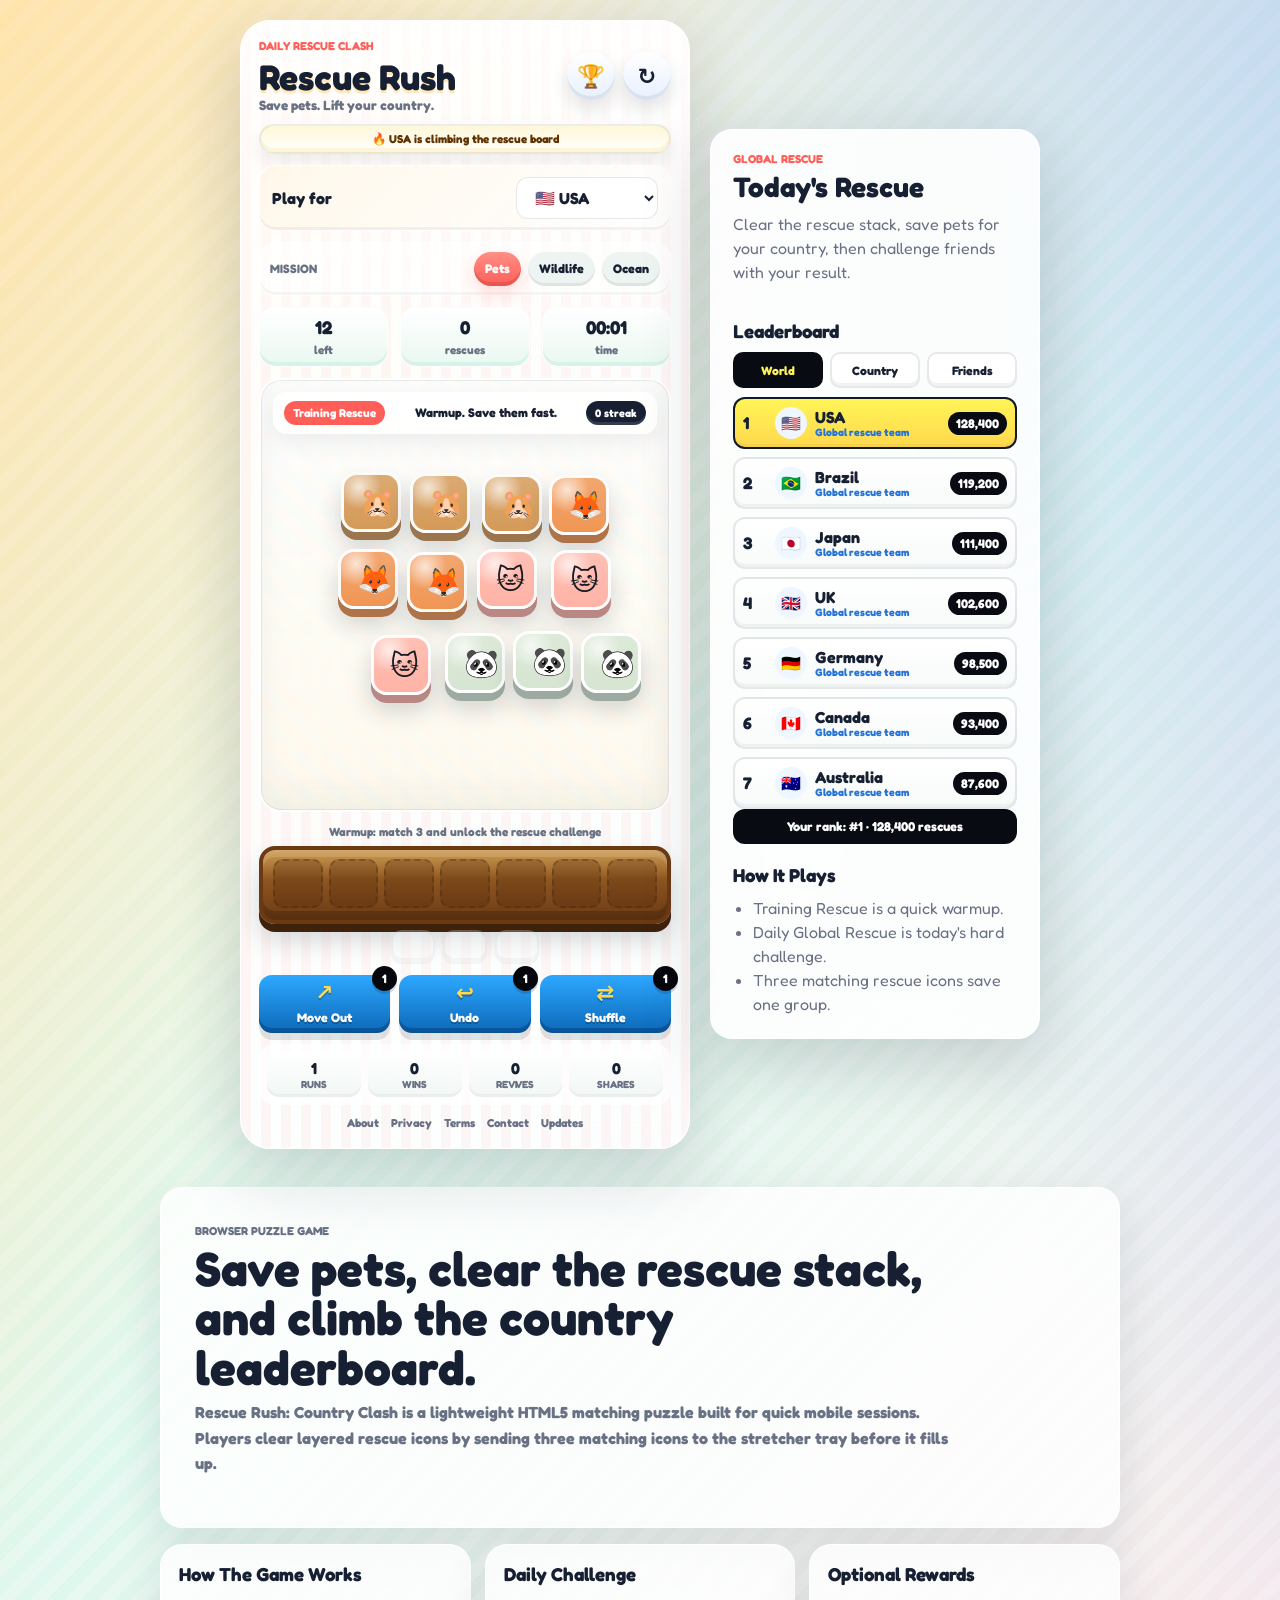
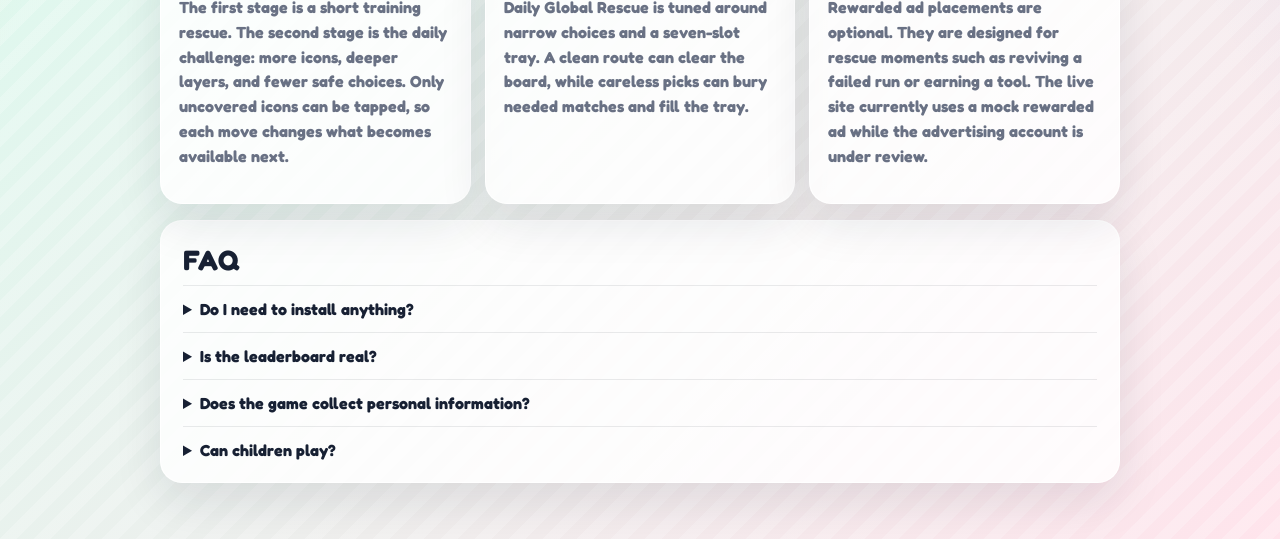
<file: index.html>
<!doctype html>
<html lang="en">
  <head>
    <meta charset="UTF-8" />
    <meta name="viewport" content="width=device-width, initial-scale=1.0" />
    <title>Rescue Rush: Country Clash</title>
    <meta
      name="description"
      content="Play Rescue Rush: Country Clash, a mobile browser puzzle game about saving pets, clearing stacked tiles, and competing on a daily country leaderboard."
    />
    <meta property="og:type" content="website" />
    <meta property="og:title" content="Rescue Rush: Country Clash 🐶🌍" />
    <meta
      property="og:description"
      content="Save the pets. Clear the rescue stack. Can your country rescue the most today?"
    />
    <meta property="og:image" content="https://snack-stack-country-clash.vercel.app/assets/og-preview.png" />
    <meta property="og:url" content="https://snack-stack-country-clash.vercel.app/" />
    <meta property="twitter:card" content="summary_large_image" />
    <meta name="apple-mobile-web-app-capable" content="yes" />
    <meta name="apple-mobile-web-app-status-bar-style" content="black-translucent" />
    <meta name="apple-mobile-web-app-title" content="Rescue Rush" />
    <meta name="theme-color" content="#34495e" />
    <script
      async
      src="https://pagead2.googlesyndication.com/pagead/js/adsbygoogle.js?client=ca-pub-4676489831244915"
      crossorigin="anonymous"
    ></script>
    <link rel="manifest" href="manifest.webmanifest" />
    <link rel="icon" href="assets/icon.svg" type="image/svg+xml" />
    <link rel="apple-touch-icon" href="assets/icon.svg" />
    <link rel="preconnect" href="https://fonts.googleapis.com" />
    <link rel="preconnect" href="https://fonts.gstatic.com" crossorigin />
    <link href="https://fonts.googleapis.com/css2?family=Fredoka:wght@400;600;700&display=swap" rel="stylesheet" />
    <link rel="stylesheet" href="styles.css?v=21" />
    <script>
      window.RESCUE_ANALYTICS_CONFIG = {
        posthogKey: "phc_osWViRNHhXMHtS8t7Vt8V2jSW775iNpFBtxZz7qWJ2Pt",
        posthogHost: "https://us.i.posthog.com",
        tiktokPixelId: "",
        debug: true
      };
      window.RESCUE_AD_CONFIG = {
        provider: "mock",
        mockDurationMs: 1600
      };
    </script>
    <script src="analytics.js?v=20"></script>
    <script src="adAdapter.js?v=20"></script>
  </head>
  <body>
    <main class="app-shell">
      <section class="screen game-screen" aria-label="Rescue Rush game">
        <header class="top-bar">
          <div class="brand-lockup">
            <p class="eyebrow">Daily Rescue Clash</p>
            <h1>Rescue Rush</h1>
            <p class="tagline">Save pets. Lift your country.</p>
          </div>
          <div class="header-actions">
            <button class="icon-button" id="panelButton" type="button" aria-label="Open leaderboard" title="Leaderboard">
              🏆
            </button>
            <button class="icon-button" id="resetButton" type="button" aria-label="Restart game" title="Restart">
              ↻
            </button>
          </div>
        </header>

        <div class="live-heat" id="socialHeat" aria-live="polite">
          <span>🔥 18,492 players joined today's rescue</span>
        </div>

        <section class="country-panel" aria-label="Choose your country">
          <label for="countrySelect">Play for</label>
          <select id="countrySelect">
            <option value="USA">🇺🇸 USA</option>
            <option value="UK">🇬🇧 UK</option>
            <option value="Canada">🇨🇦 Canada</option>
            <option value="Brazil">🇧🇷 Brazil</option>
            <option value="Japan">🇯🇵 Japan</option>
            <option value="Germany">🇩🇪 Germany</option>
            <option value="Australia">🇦🇺 Australia</option>
          </select>
        </section>

        <section class="preference-panel" aria-label="Choose your rescue mission">
          <span>Mission</span>
          <div class="theme-switcher" id="themeSwitcher">
            <button class="theme-chip active" type="button" data-theme="sweet">Pets</button>
            <button class="theme-chip" type="button" data-theme="fast">Wildlife</button>
            <button class="theme-chip" type="button" data-theme="coffee">Ocean</button>
          </div>
        </section>

        <section class="status-row" aria-label="Game status">
          <div>
            <span id="tilesLeft">0</span>
            <small>left</small>
          </div>
          <div>
            <span id="comboCount">0</span>
            <small>rescues</small>
          </div>
          <div>
            <span id="timer">00:00</span>
            <small>time</small>
          </div>
        </section>

        <section class="board-wrap">
          <div class="board-banner">
            <span id="levelBadge">Training Rescue</span>
            <strong id="boardMood">Rescue stack. Save them all.</strong>
            <em id="streakBadge">0 streak</em>
          </div>
          <div class="board" id="board" aria-label="Game board"></div>
          <div class="match-toast hidden" id="matchToast">Rescue +1</div>
        </section>

        <p class="tray-label" id="trayLabel">Match 3 rescue icons before the stretcher fills</p>
        <section class="tray" id="tray" aria-label="Rescue tray"></section>
        <section class="rescue-bench" id="rescueBench" aria-label="Moved out rescue icons"></section>

        <section class="actions">
          <button class="tool-button" id="moveOutButton" type="button"><span>↗</span>Move Out<em>1</em></button>
          <button class="tool-button" id="undoButton" type="button"><span>↩</span>Undo<em>1</em></button>
          <button class="tool-button" id="shuffleButton" type="button"><span>⇄</span>Shuffle<em>1</em></button>
        </section>

        <section class="metrics-strip" aria-label="Local test metrics">
          <div><strong id="metricRuns">0</strong><span>runs</span></div>
          <div><strong id="metricWins">0</strong><span>wins</span></div>
          <div><strong id="metricRevives">0</strong><span>revives</span></div>
          <div><strong id="metricShares">0</strong><span>shares</span></div>
        </section>
        <footer class="site-footer" aria-label="Site links">
          <a href="about.html">About</a>
          <a href="privacy.html">Privacy</a>
          <a href="terms.html">Terms</a>
          <a href="contact.html">Contact</a>
          <a href="changelog.html">Updates</a>
        </footer>
      </section>

      <aside class="screen side-screen" id="sidePanel" aria-label="Leaderboard and rules">
        <button class="drawer-close" id="panelCloseButton" type="button" aria-label="Close leaderboard">×</button>
        <section>
          <p class="eyebrow">Global Rescue</p>
          <h2>Today's Rescue</h2>
          <p class="compact-copy">
            Clear the rescue stack, save pets for your country, then challenge friends with your result.
          </p>
        </section>

        <section>
          <h3>Leaderboard</h3>
          <div class="leaderboard-tabs" id="leaderboardTabs">
            <button class="leader-tab active" type="button" data-board="world">World</button>
            <button class="leader-tab" type="button" data-board="country">Country</button>
            <button class="leader-tab" type="button" data-board="friends">Friends</button>
          </div>
          <ol class="leaderboard" id="leaderboard"></ol>
          <div class="player-rank" id="playerRank">You are climbing...</div>
        </section>

        <section>
          <h3>How It Plays</h3>
          <ul class="rules">
            <li>Training Rescue is a quick warmup.</li>
            <li>Daily Global Rescue is today's hard challenge.</li>
            <li>Three matching rescue icons save one group.</li>
          </ul>
        </section>
      </aside>
    </main>

    <section class="content-shell" aria-label="About Rescue Rush">
      <article class="content-hero">
        <p class="eyebrow">Browser Puzzle Game</p>
        <h2>Save pets, clear the rescue stack, and climb the country leaderboard.</h2>
        <p>
          Rescue Rush: Country Clash is a lightweight HTML5 matching puzzle built for quick mobile sessions. Players
          clear layered rescue icons by sending three matching icons to the stretcher tray before it fills up.
        </p>
      </article>

      <div class="content-grid">
        <article>
          <h3>How The Game Works</h3>
          <p>
            The first stage is a short training rescue. The second stage is the daily challenge: more icons, deeper
            layers, and fewer safe choices. Only uncovered icons can be tapped, so each move changes what becomes
            available next.
          </p>
        </article>
        <article>
          <h3>Daily Challenge</h3>
          <p>
            Daily Global Rescue is tuned around narrow choices and a seven-slot tray. A clean route can clear the board,
            while careless picks can bury needed matches and fill the tray.
          </p>
        </article>
        <article>
          <h3>Optional Rewards</h3>
          <p>
            Rewarded ad placements are optional. They are designed for rescue moments such as reviving a failed run or
            earning a tool. The live site currently uses a mock rewarded ad while the advertising account is under
            review.
          </p>
        </article>
      </div>

      <section class="faq-section" aria-label="Frequently asked questions">
        <h2>FAQ</h2>
        <details>
          <summary>Do I need to install anything?</summary>
          <p>No. Rescue Rush runs directly in a mobile or desktop browser.</p>
        </details>
        <details>
          <summary>Is the leaderboard real?</summary>
          <p>
            The current MVP uses simulated leaderboard values for gameplay testing. Real leaderboard services may be
            added after the game loop and monetization are validated.
          </p>
        </details>
        <details>
          <summary>Does the game collect personal information?</summary>
          <p>
            The game does not require registration. It uses local storage and product analytics to measure gameplay
            quality, ad interest, and technical performance.
          </p>
        </details>
        <details>
          <summary>Can children play?</summary>
          <p>
            Rescue Rush is a casual puzzle game, but it is not directed specifically to children. Players under the age
            required in their region should use the game with a parent or guardian.
          </p>
        </details>
      </section>
    </section>

    <div class="modal hidden" id="resultModal" role="dialog" aria-modal="true" aria-labelledby="resultTitle">
      <div class="modal-card">
        <p class="eyebrow" id="resultKicker">Run Complete</p>
        <h2 id="resultTitle">Nice run</h2>
        <p id="resultCopy"></p>
        <div class="result-stats" id="resultStats"></div>
        <pre id="shareText"></pre>
        <div class="modal-actions">
          <button id="reviveButton" class="btn-premium" type="button">🎬 Free Revive · Clear 3 Slots</button>
          <button id="copyButton" type="button">Copy</button>
          <button id="playAgainButton" type="button">Challenge Again</button>
        </div>
      </div>
    </div>
    <div class="modal hidden" id="toolModal" role="dialog" aria-modal="true" aria-labelledby="toolTitle">
      <div class="modal-card tool-card">
        <p class="eyebrow" id="toolKicker">Rescue Tool</p>
        <h2 id="toolTitle">Get one more save</h2>
        <p id="toolCopy"></p>
        <div class="tool-preview" id="toolPreview"></div>
        <div class="modal-actions">
          <button id="toolRewardButton" class="btn-premium" type="button">🎬 Watch Ad · Get Tool</button>
          <button id="toolShareButton" type="button">Share Instead</button>
          <button id="toolCloseButton" type="button">No Thanks</button>
        </div>
      </div>
    </div>
    <div class="drawer-backdrop hidden" id="drawerBackdrop"></div>

    <audio id="sndTap" src="assets/tap.wav" preload="auto"></audio>
    <audio id="sndMatch" src="assets/match.wav" preload="auto"></audio>
    <audio id="sndFail" src="assets/fail.wav" preload="auto"></audio>
    <script src="game.js?v=20"></script>
  </body>
</html>
</file>
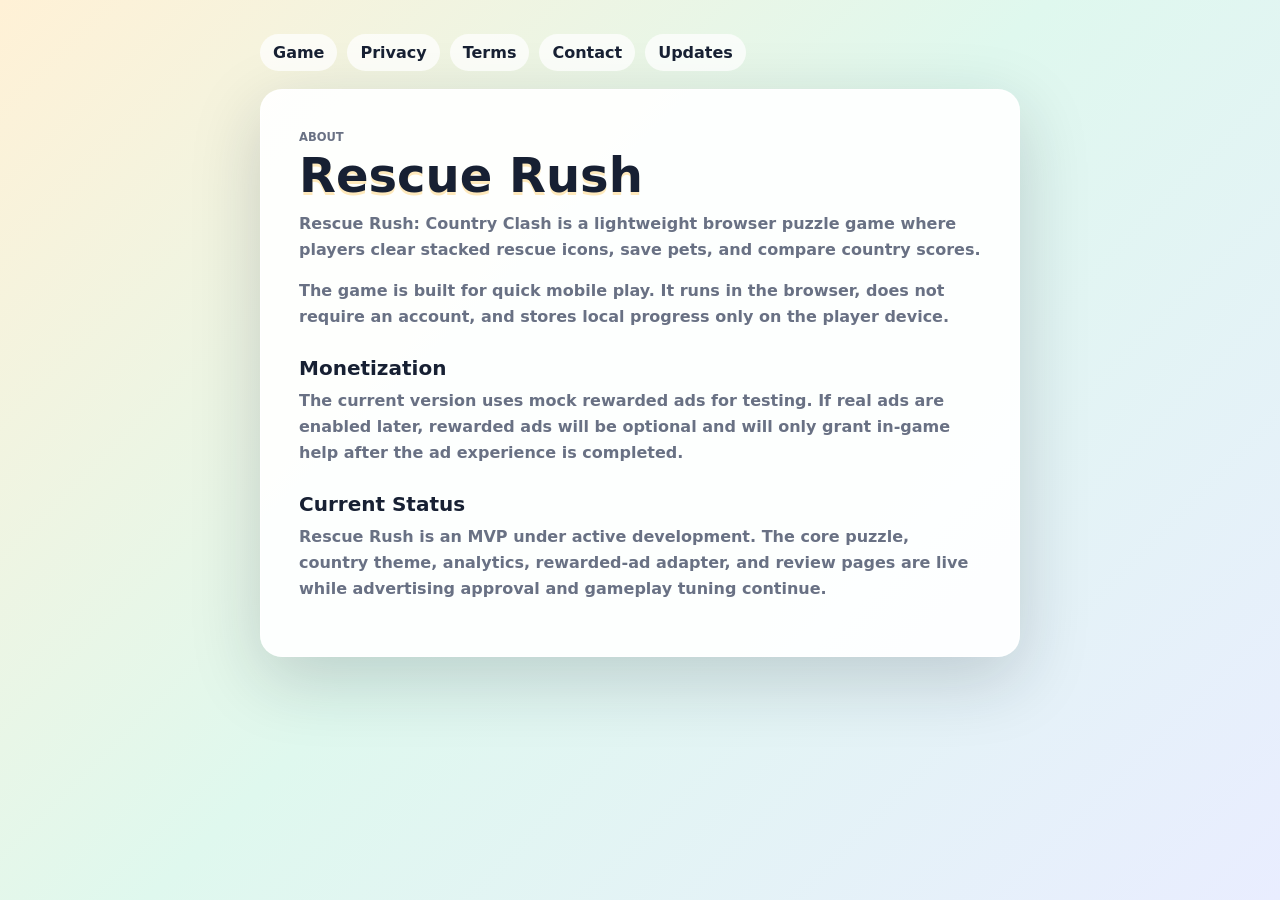
<file: about.html>
<!doctype html>
<html lang="en">
  <head>
    <meta charset="UTF-8" />
    <meta name="viewport" content="width=device-width, initial-scale=1.0" />
    <title>About Rescue Rush</title>
    <script
      async
      src="https://pagead2.googlesyndication.com/pagead/js/adsbygoogle.js?client=ca-pub-4676489831244915"
      crossorigin="anonymous"
    ></script>
    <link rel="stylesheet" href="styles.css?v=21" />
  </head>
  <body class="legal-page">
    <main class="legal-shell">
      <nav class="legal-nav" aria-label="Site links">
        <a href="index.html">Game</a>
        <a href="privacy.html">Privacy</a>
        <a href="terms.html">Terms</a>
        <a href="contact.html">Contact</a>
        <a href="changelog.html">Updates</a>
      </nav>
      <article class="legal-card">
        <p class="eyebrow">About</p>
        <h1>Rescue Rush</h1>
        <p>
          Rescue Rush: Country Clash is a lightweight browser puzzle game where players clear stacked rescue icons,
          save pets, and compare country scores.
        </p>
        <p>
          The game is built for quick mobile play. It runs in the browser, does not require an account, and stores
          local progress only on the player device.
        </p>
        <h2>Monetization</h2>
        <p>
          The current version uses mock rewarded ads for testing. If real ads are enabled later, rewarded ads will be
          optional and will only grant in-game help after the ad experience is completed.
        </p>
        <h2>Current Status</h2>
        <p>
          Rescue Rush is an MVP under active development. The core puzzle, country theme, analytics, rewarded-ad
          adapter, and review pages are live while advertising approval and gameplay tuning continue.
        </p>
      </article>
    </main>
  </body>
</html>
</file>
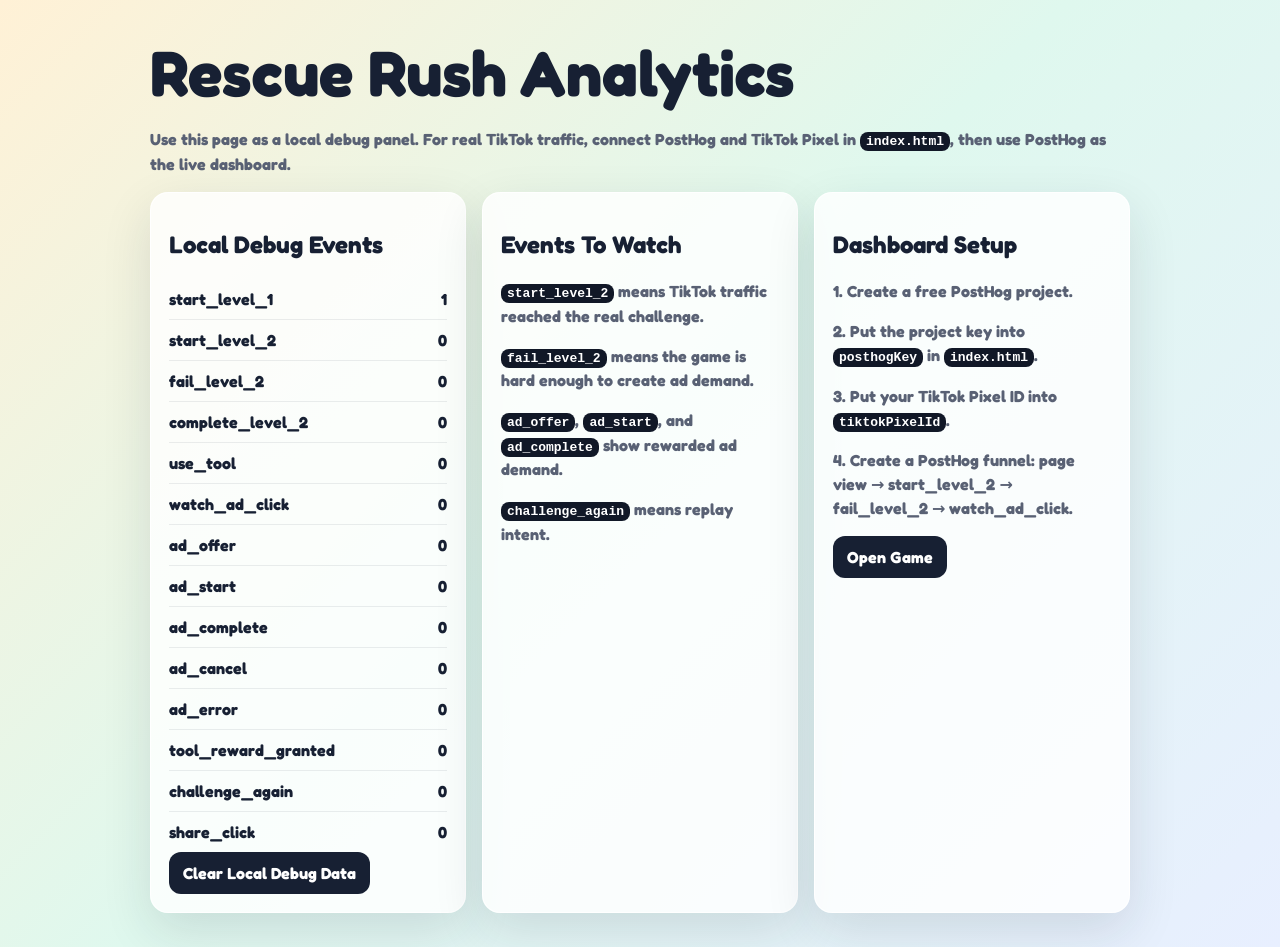
<file: analytics.html>
<!doctype html>
<html lang="en">
  <head>
    <meta charset="UTF-8" />
    <meta name="viewport" content="width=device-width, initial-scale=1.0" />
    <title>Rescue Rush Analytics Setup</title>
    <script
      async
      src="https://pagead2.googlesyndication.com/pagead/js/adsbygoogle.js?client=ca-pub-4676489831244915"
      crossorigin="anonymous"
    ></script>
    <link rel="preconnect" href="https://fonts.googleapis.com" />
    <link rel="preconnect" href="https://fonts.gstatic.com" crossorigin />
    <link href="https://fonts.googleapis.com/css2?family=Fredoka:wght@400;600;700&display=swap" rel="stylesheet" />
    <style>
      body {
        margin: 0;
        min-height: 100vh;
        background: linear-gradient(135deg, #fff1d6, #dff8ee 48%, #e8efff);
        color: #172033;
        font-family: "Fredoka", system-ui, sans-serif;
      }

      main {
        width: min(980px, calc(100% - 28px));
        margin: 0 auto;
        padding: 34px 0;
      }

      h1 {
        margin: 0 0 8px;
        font-size: clamp(2rem, 5vw, 4rem);
      }

      p {
        color: #596174;
        font-weight: 700;
        line-height: 1.5;
      }

      .grid {
        display: grid;
        grid-template-columns: repeat(auto-fit, minmax(260px, 1fr));
        gap: 16px;
      }

      .card {
        border-radius: 18px;
        background: rgba(255, 255, 255, 0.82);
        border: 1px solid rgba(255, 255, 255, 0.92);
        box-shadow: 0 18px 50px rgba(23, 32, 51, 0.12);
        padding: 18px;
      }

      .metric {
        display: flex;
        align-items: center;
        justify-content: space-between;
        gap: 10px;
        border-bottom: 1px solid rgba(23, 32, 51, 0.08);
        padding: 10px 0;
        font-weight: 900;
      }

      .metric:last-child {
        border-bottom: 0;
      }

      code {
        border-radius: 8px;
        background: #111827;
        color: #fff;
        padding: 2px 6px;
      }

      button,
      a.button {
        display: inline-grid;
        place-items: center;
        min-height: 42px;
        border: 0;
        border-radius: 12px;
        background: #172033;
        color: white;
        padding: 0 14px;
        font: inherit;
        font-weight: 900;
        text-decoration: none;
        cursor: pointer;
      }
    </style>
  </head>
  <body>
    <main>
      <h1>Rescue Rush Analytics</h1>
      <p>
        Use this page as a local debug panel. For real TikTok traffic, connect PostHog and TikTok Pixel in
        <code>index.html</code>, then use PostHog as the live dashboard.
      </p>

      <section class="grid">
        <div class="card">
          <h2>Local Debug Events</h2>
          <div id="metrics"></div>
          <button id="clearButton" type="button">Clear Local Debug Data</button>
        </div>

        <div class="card">
          <h2>Events To Watch</h2>
          <p><code>start_level_2</code> means TikTok traffic reached the real challenge.</p>
          <p><code>fail_level_2</code> means the game is hard enough to create ad demand.</p>
          <p><code>ad_offer</code>, <code>ad_start</code>, and <code>ad_complete</code> show rewarded ad demand.</p>
          <p><code>challenge_again</code> means replay intent.</p>
        </div>

        <div class="card">
          <h2>Dashboard Setup</h2>
          <p>1. Create a free PostHog project.</p>
          <p>2. Put the project key into <code>posthogKey</code> in <code>index.html</code>.</p>
          <p>3. Put your TikTok Pixel ID into <code>tiktokPixelId</code>.</p>
          <p>4. Create a PostHog funnel: page view → start_level_2 → fail_level_2 → watch_ad_click.</p>
          <a class="button" href="/" target="_blank" rel="noreferrer">Open Game</a>
        </div>
      </section>
    </main>

    <script>
      const localKey = "rescue-rush-events-v1";
      const metricsEl = document.querySelector("#metrics");
      const clearButton = document.querySelector("#clearButton");

      function render() {
        const events = JSON.parse(localStorage.getItem(localKey) || "[]");
        const counts = events.reduce((memo, item) => {
          memo[item.event] = (memo[item.event] || 0) + 1;
          return memo;
        }, {});
        const names = [
          "start_level_1",
          "start_level_2",
          "fail_level_2",
          "complete_level_2",
          "use_tool",
          "watch_ad_click",
          "ad_offer",
          "ad_start",
          "ad_complete",
          "ad_cancel",
          "ad_error",
          "tool_reward_granted",
          "challenge_again",
          "share_click"
        ];
        metricsEl.innerHTML = names
          .map((name) => `<div class="metric"><span>${name}</span><strong>${counts[name] || 0}</strong></div>`)
          .join("");
      }

      clearButton.addEventListener("click", () => {
        localStorage.removeItem(localKey);
        render();
      });

      render();
    </script>
  </body>
</html>
</file>
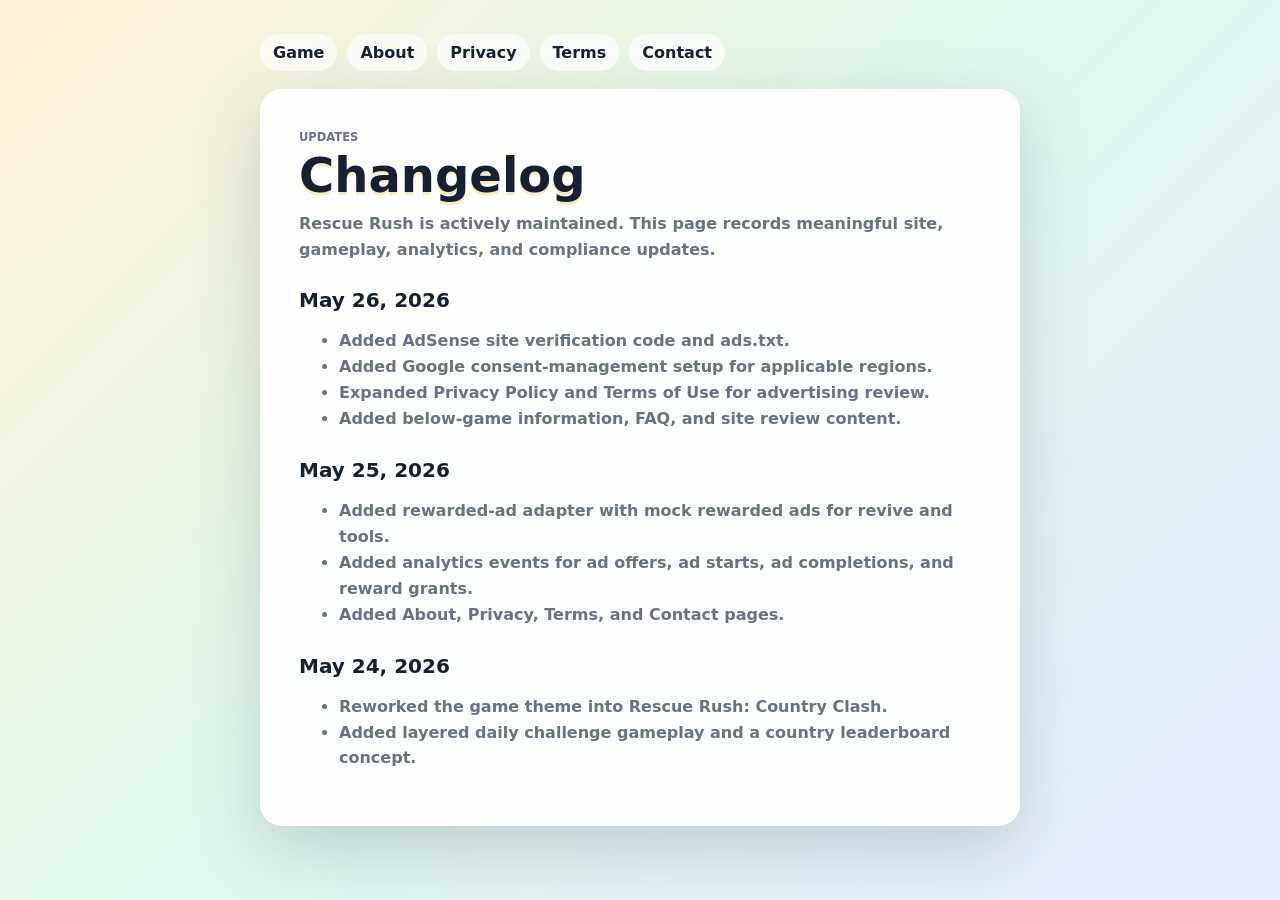
<file: changelog.html>
<!doctype html>
<html lang="en">
  <head>
    <meta charset="UTF-8" />
    <meta name="viewport" content="width=device-width, initial-scale=1.0" />
    <title>Updates - Rescue Rush</title>
    <script
      async
      src="https://pagead2.googlesyndication.com/pagead/js/adsbygoogle.js?client=ca-pub-4676489831244915"
      crossorigin="anonymous"
    ></script>
    <link rel="stylesheet" href="styles.css?v=21" />
  </head>
  <body class="legal-page">
    <main class="legal-shell">
      <nav class="legal-nav" aria-label="Site links">
        <a href="index.html">Game</a>
        <a href="about.html">About</a>
        <a href="privacy.html">Privacy</a>
        <a href="terms.html">Terms</a>
        <a href="contact.html">Contact</a>
      </nav>
      <article class="legal-card">
        <p class="eyebrow">Updates</p>
        <h1>Changelog</h1>
        <p>
          Rescue Rush is actively maintained. This page records meaningful site, gameplay, analytics, and compliance
          updates.
        </p>
        <h2>May 26, 2026</h2>
        <ul>
          <li>Added AdSense site verification code and ads.txt.</li>
          <li>Added Google consent-management setup for applicable regions.</li>
          <li>Expanded Privacy Policy and Terms of Use for advertising review.</li>
          <li>Added below-game information, FAQ, and site review content.</li>
        </ul>
        <h2>May 25, 2026</h2>
        <ul>
          <li>Added rewarded-ad adapter with mock rewarded ads for revive and tools.</li>
          <li>Added analytics events for ad offers, ad starts, ad completions, and reward grants.</li>
          <li>Added About, Privacy, Terms, and Contact pages.</li>
        </ul>
        <h2>May 24, 2026</h2>
        <ul>
          <li>Reworked the game theme into Rescue Rush: Country Clash.</li>
          <li>Added layered daily challenge gameplay and a country leaderboard concept.</li>
        </ul>
      </article>
    </main>
  </body>
</html>
</file>
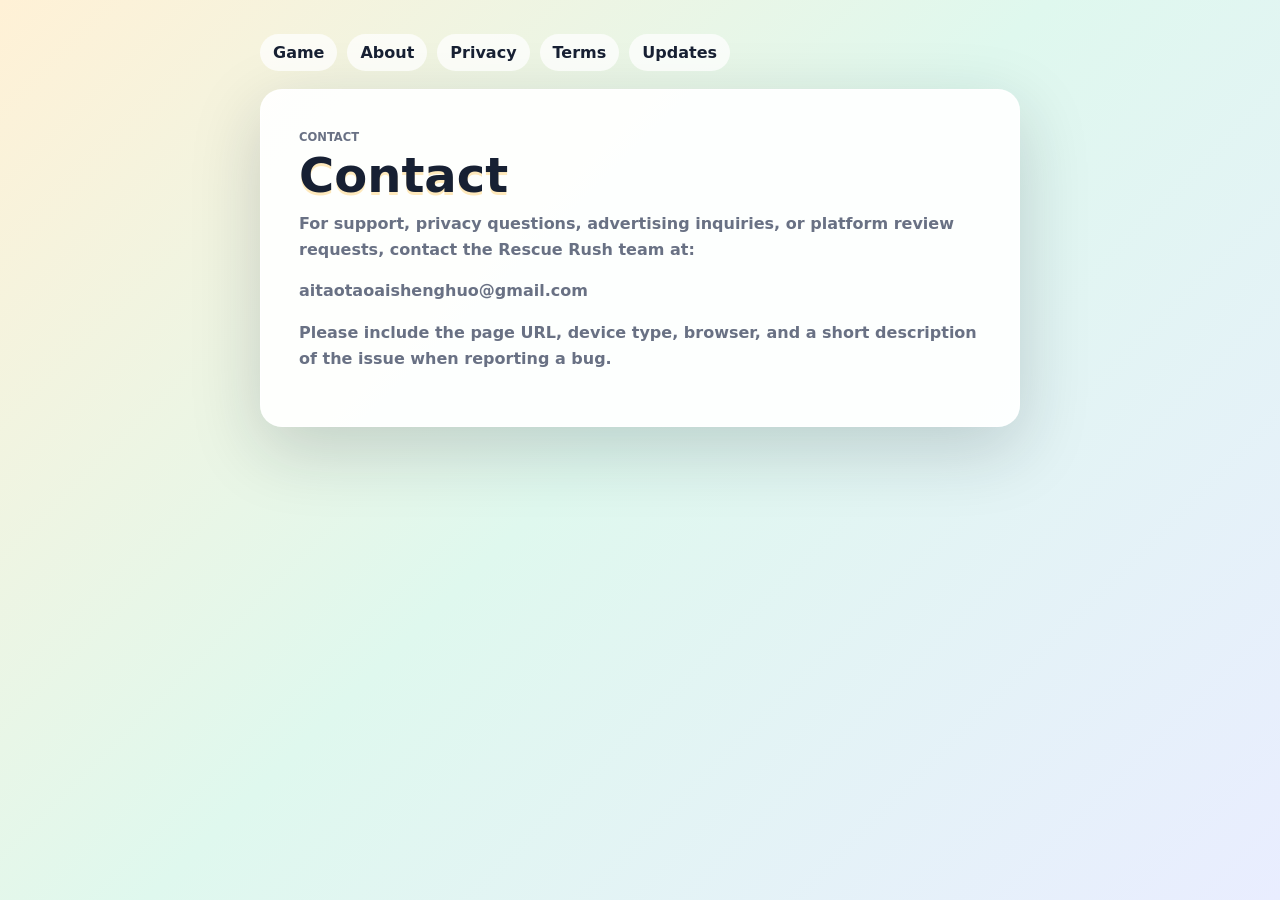
<file: contact.html>
<!doctype html>
<html lang="en">
  <head>
    <meta charset="UTF-8" />
    <meta name="viewport" content="width=device-width, initial-scale=1.0" />
    <title>Contact - Rescue Rush</title>
    <script
      async
      src="https://pagead2.googlesyndication.com/pagead/js/adsbygoogle.js?client=ca-pub-4676489831244915"
      crossorigin="anonymous"
    ></script>
    <link rel="stylesheet" href="styles.css?v=21" />
  </head>
  <body class="legal-page">
    <main class="legal-shell">
      <nav class="legal-nav" aria-label="Site links">
        <a href="index.html">Game</a>
        <a href="about.html">About</a>
        <a href="privacy.html">Privacy</a>
        <a href="terms.html">Terms</a>
        <a href="changelog.html">Updates</a>
      </nav>
      <article class="legal-card">
        <p class="eyebrow">Contact</p>
        <h1>Contact</h1>
        <p>
          For support, privacy questions, advertising inquiries, or platform review requests, contact the Rescue Rush
          team at:
        </p>
        <p><strong>aitaotaoaishenghuo@gmail.com</strong></p>
        <p>
          Please include the page URL, device type, browser, and a short description of the issue when reporting a bug.
        </p>
      </article>
    </main>
  </body>
</html>
</file>
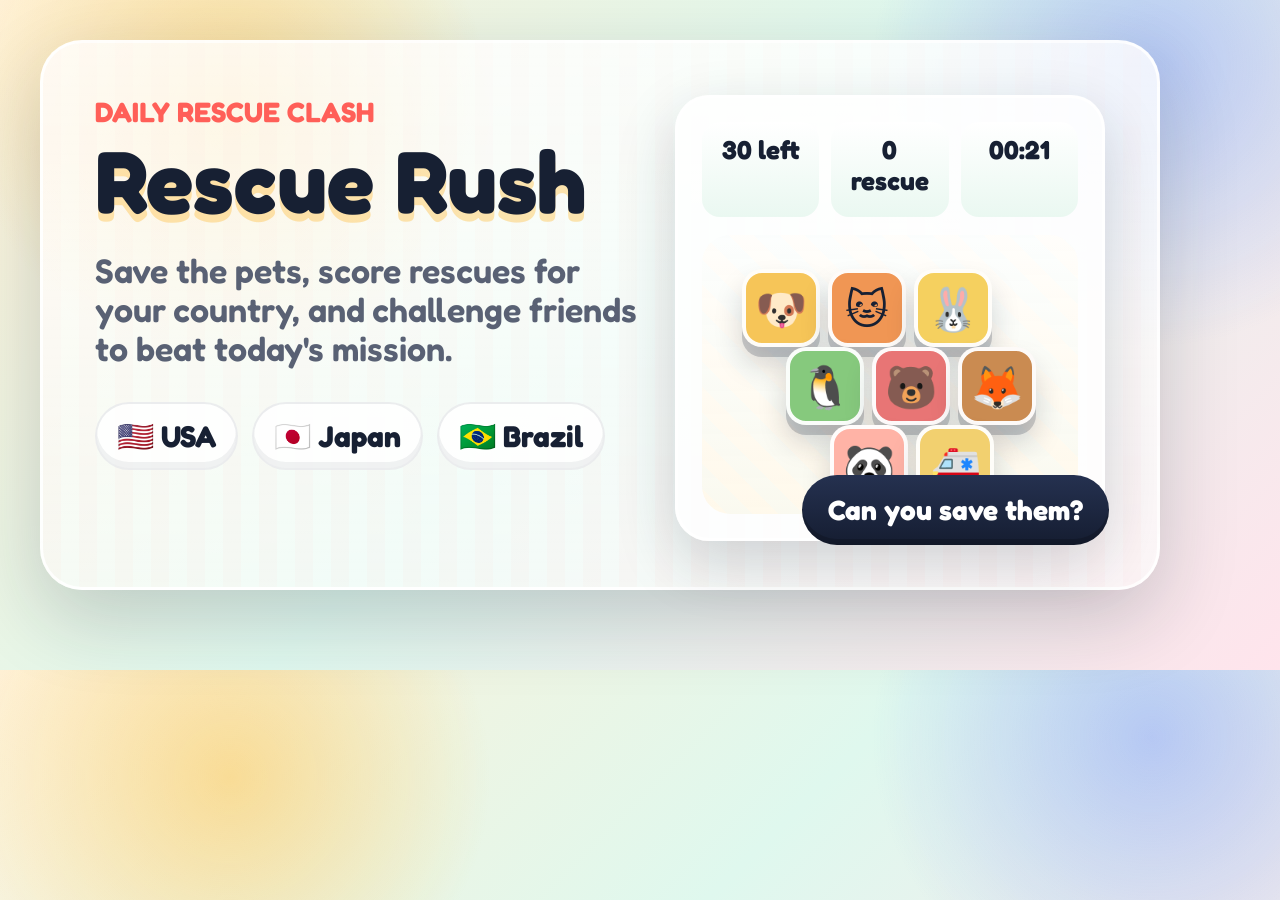
<file: og-preview.html>
<!doctype html>
<html lang="en">
  <head>
    <meta charset="UTF-8" />
    <meta name="viewport" content="width=1200, initial-scale=1.0" />
    <title>Rescue Rush OG Preview</title>
    <script
      async
      src="https://pagead2.googlesyndication.com/pagead/js/adsbygoogle.js?client=ca-pub-4676489831244915"
      crossorigin="anonymous"
    ></script>
    <link rel="preconnect" href="https://fonts.googleapis.com" />
    <link rel="preconnect" href="https://fonts.gstatic.com" crossorigin />
    <link href="https://fonts.googleapis.com/css2?family=Fredoka:wght@500;600;700&display=swap" rel="stylesheet" />
    <style>
      * {
        box-sizing: border-box;
      }

      body {
        width: 1200px;
        height: 630px;
        margin: 0;
        overflow: hidden;
        color: #172033;
        font-family: "Fredoka", system-ui, sans-serif;
        background:
          radial-gradient(circle at 18% 16%, rgba(255, 194, 71, 0.48), transparent 260px),
          radial-gradient(circle at 90% 10%, rgba(85, 119, 255, 0.34), transparent 280px),
          linear-gradient(135deg, #fff1d6 0%, #dff8ee 48%, #ffe4ec 100%);
      }

      .card {
        width: 1120px;
        height: 550px;
        margin: 40px;
        border: 3px solid rgba(255, 255, 255, 0.86);
        border-radius: 42px;
        background:
          linear-gradient(180deg, rgba(255, 255, 255, 0.8), rgba(255, 255, 255, 0.58)),
          repeating-linear-gradient(90deg, rgba(255, 95, 88, 0.06) 0 18px, transparent 18px 36px);
        box-shadow: 0 28px 80px rgba(23, 32, 51, 0.2);
        display: grid;
        grid-template-columns: 1fr 430px;
        gap: 28px;
        padding: 52px;
        position: relative;
      }

      .eyebrow {
        margin: 0 0 10px;
        color: #ff5f58;
        font-size: 28px;
        font-weight: 700;
        text-transform: uppercase;
      }

      h1 {
        max-width: 650px;
        margin: 0;
        font-size: 88px;
        line-height: 0.95;
        letter-spacing: 0;
        text-shadow: 0 8px 0 rgba(255, 194, 71, 0.42);
      }

      .sub {
        max-width: 620px;
        margin: 28px 0 34px;
        color: #596174;
        font-size: 34px;
        line-height: 1.15;
        font-weight: 600;
      }

      .countries {
        display: flex;
        gap: 14px;
        align-items: center;
      }

      .pill {
        border-radius: 999px;
        background: rgba(255, 255, 255, 0.84);
        border: 2px solid rgba(23, 32, 51, 0.08);
        box-shadow: inset 0 -6px 0 rgba(23, 32, 51, 0.06);
        padding: 14px 20px;
        font-size: 30px;
        font-weight: 700;
      }

      .phone {
        height: 446px;
        border-radius: 34px;
        background: rgba(255, 255, 255, 0.78);
        border: 3px solid rgba(255, 255, 255, 0.92);
        box-shadow: 0 22px 60px rgba(23, 32, 51, 0.18);
        padding: 24px;
        display: grid;
        gap: 18px;
      }

      .bar {
        display: grid;
        grid-template-columns: repeat(3, 1fr);
        gap: 12px;
      }

      .stat {
        border-radius: 18px;
        background: linear-gradient(180deg, #ffffff, #eaf8f1);
        padding: 12px;
        text-align: center;
        font-size: 26px;
        font-weight: 700;
      }

      .board {
        position: relative;
        flex: 1;
        min-height: 270px;
        border-radius: 28px;
        background:
          linear-gradient(180deg, rgba(255, 255, 255, 0.88), rgba(255, 250, 239, 0.82)),
          repeating-linear-gradient(45deg, rgba(255, 194, 71, 0.2) 0 18px, rgba(78, 196, 160, 0.15) 18px 36px);
        overflow: hidden;
      }

      .tile {
        position: absolute;
        width: 78px;
        height: 78px;
        border-radius: 20px;
        border: 4px solid rgba(255, 255, 255, 0.96);
        display: grid;
        place-items: center;
        font-size: 42px;
        box-shadow: 0 10px 0 rgba(23, 32, 51, 0.2), 0 18px 28px rgba(23, 32, 51, 0.18);
      }

      .tile:nth-child(1) { left: 40px; top: 34px; background: #f6c558; }
      .tile:nth-child(2) { left: 126px; top: 34px; background: #f09654; }
      .tile:nth-child(3) { left: 212px; top: 34px; background: #f5d05f; }
      .tile:nth-child(4) { left: 84px; top: 112px; background: #86c97d; }
      .tile:nth-child(5) { left: 170px; top: 112px; background: #e87575; }
      .tile:nth-child(6) { left: 256px; top: 112px; background: #ca8b51; }
      .tile:nth-child(7) { left: 128px; top: 190px; background: #ffb3a6; }
      .tile:nth-child(8) { left: 214px; top: 190px; background: #f2d06f; }

      .badge {
        position: absolute;
        right: 48px;
        bottom: 42px;
        border-radius: 999px;
        background: linear-gradient(180deg, #253150, #151d31);
        color: white;
        box-shadow: inset 0 -6px 0 rgba(0, 0, 0, 0.18);
        padding: 18px 26px;
        font-size: 28px;
        font-weight: 700;
      }
    </style>
  </head>
  <body>
    <div class="card">
      <section>
        <p class="eyebrow">Daily Rescue Clash</p>
        <h1>Rescue Rush</h1>
        <p class="sub">Save the pets, score rescues for your country, and challenge friends to beat today's mission.</p>
        <div class="countries">
          <span class="pill">🇺🇸 USA</span>
          <span class="pill">🇯🇵 Japan</span>
          <span class="pill">🇧🇷 Brazil</span>
        </div>
      </section>
      <section class="phone">
        <div class="bar">
          <div class="stat">30 left</div>
          <div class="stat">0 rescue</div>
          <div class="stat">00:21</div>
        </div>
        <div class="board">
          <div class="tile">🐶</div>
          <div class="tile">🐱</div>
          <div class="tile">🐰</div>
          <div class="tile">🐧</div>
          <div class="tile">🐻</div>
          <div class="tile">🦊</div>
          <div class="tile">🐼</div>
          <div class="tile">🚑</div>
        </div>
      </section>
      <div class="badge">Can you save them?</div>
    </div>
  </body>
</html>
</file>
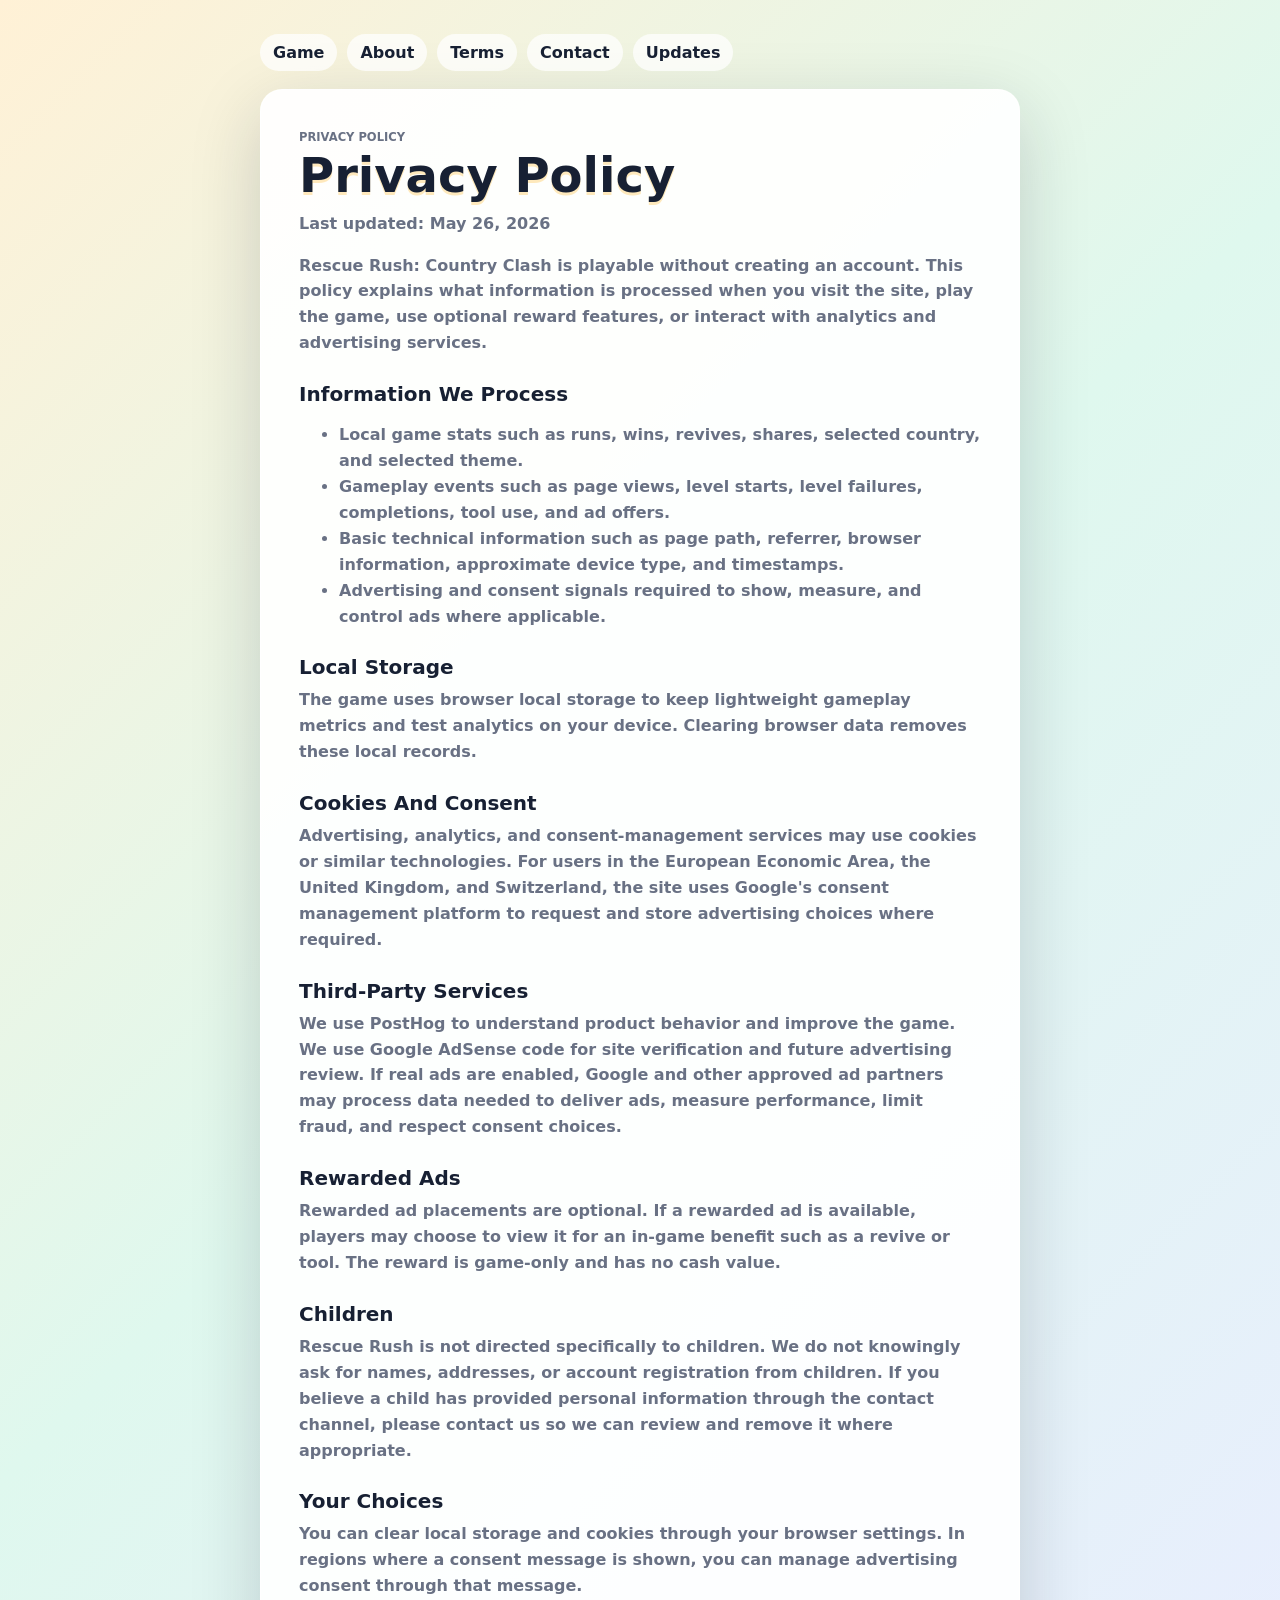
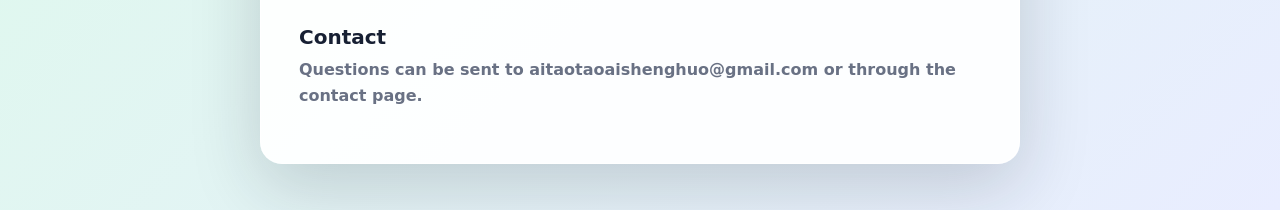
<file: privacy.html>
<!doctype html>
<html lang="en">
  <head>
    <meta charset="UTF-8" />
    <meta name="viewport" content="width=device-width, initial-scale=1.0" />
    <title>Privacy Policy - Rescue Rush</title>
    <script
      async
      src="https://pagead2.googlesyndication.com/pagead/js/adsbygoogle.js?client=ca-pub-4676489831244915"
      crossorigin="anonymous"
    ></script>
    <link rel="stylesheet" href="styles.css?v=21" />
  </head>
  <body class="legal-page">
    <main class="legal-shell">
      <nav class="legal-nav" aria-label="Site links">
        <a href="index.html">Game</a>
        <a href="about.html">About</a>
        <a href="terms.html">Terms</a>
        <a href="contact.html">Contact</a>
        <a href="changelog.html">Updates</a>
      </nav>
      <article class="legal-card">
        <p class="eyebrow">Privacy Policy</p>
        <h1>Privacy Policy</h1>
        <p>Last updated: May 26, 2026</p>
        <p>
          Rescue Rush: Country Clash is playable without creating an account. This policy explains what information is
          processed when you visit the site, play the game, use optional reward features, or interact with analytics and
          advertising services.
        </p>
        <h2>Information We Process</h2>
        <ul>
          <li>Local game stats such as runs, wins, revives, shares, selected country, and selected theme.</li>
          <li>Gameplay events such as page views, level starts, level failures, completions, tool use, and ad offers.</li>
          <li>Basic technical information such as page path, referrer, browser information, approximate device type, and timestamps.</li>
          <li>Advertising and consent signals required to show, measure, and control ads where applicable.</li>
        </ul>
        <h2>Local Storage</h2>
        <p>
          The game uses browser local storage to keep lightweight gameplay metrics and test analytics on your device.
          Clearing browser data removes these local records.
        </p>
        <h2>Cookies And Consent</h2>
        <p>
          Advertising, analytics, and consent-management services may use cookies or similar technologies. For users in
          the European Economic Area, the United Kingdom, and Switzerland, the site uses Google's consent management
          platform to request and store advertising choices where required.
        </p>
        <h2>Third-Party Services</h2>
        <p>
          We use PostHog to understand product behavior and improve the game. We use Google AdSense code for site
          verification and future advertising review. If real ads are enabled, Google and other approved ad partners may
          process data needed to deliver ads, measure performance, limit fraud, and respect consent choices.
        </p>
        <h2>Rewarded Ads</h2>
        <p>
          Rewarded ad placements are optional. If a rewarded ad is available, players may choose to view it for an
          in-game benefit such as a revive or tool. The reward is game-only and has no cash value.
        </p>
        <h2>Children</h2>
        <p>
          Rescue Rush is not directed specifically to children. We do not knowingly ask for names, addresses, or account
          registration from children. If you believe a child has provided personal information through the contact
          channel, please contact us so we can review and remove it where appropriate.
        </p>
        <h2>Your Choices</h2>
        <p>
          You can clear local storage and cookies through your browser settings. In regions where a consent message is
          shown, you can manage advertising consent through that message.
        </p>
        <h2>Contact</h2>
        <p>Questions can be sent to aitaotaoaishenghuo@gmail.com or through the contact page.</p>
      </article>
    </main>
  </body>
</html>
</file>
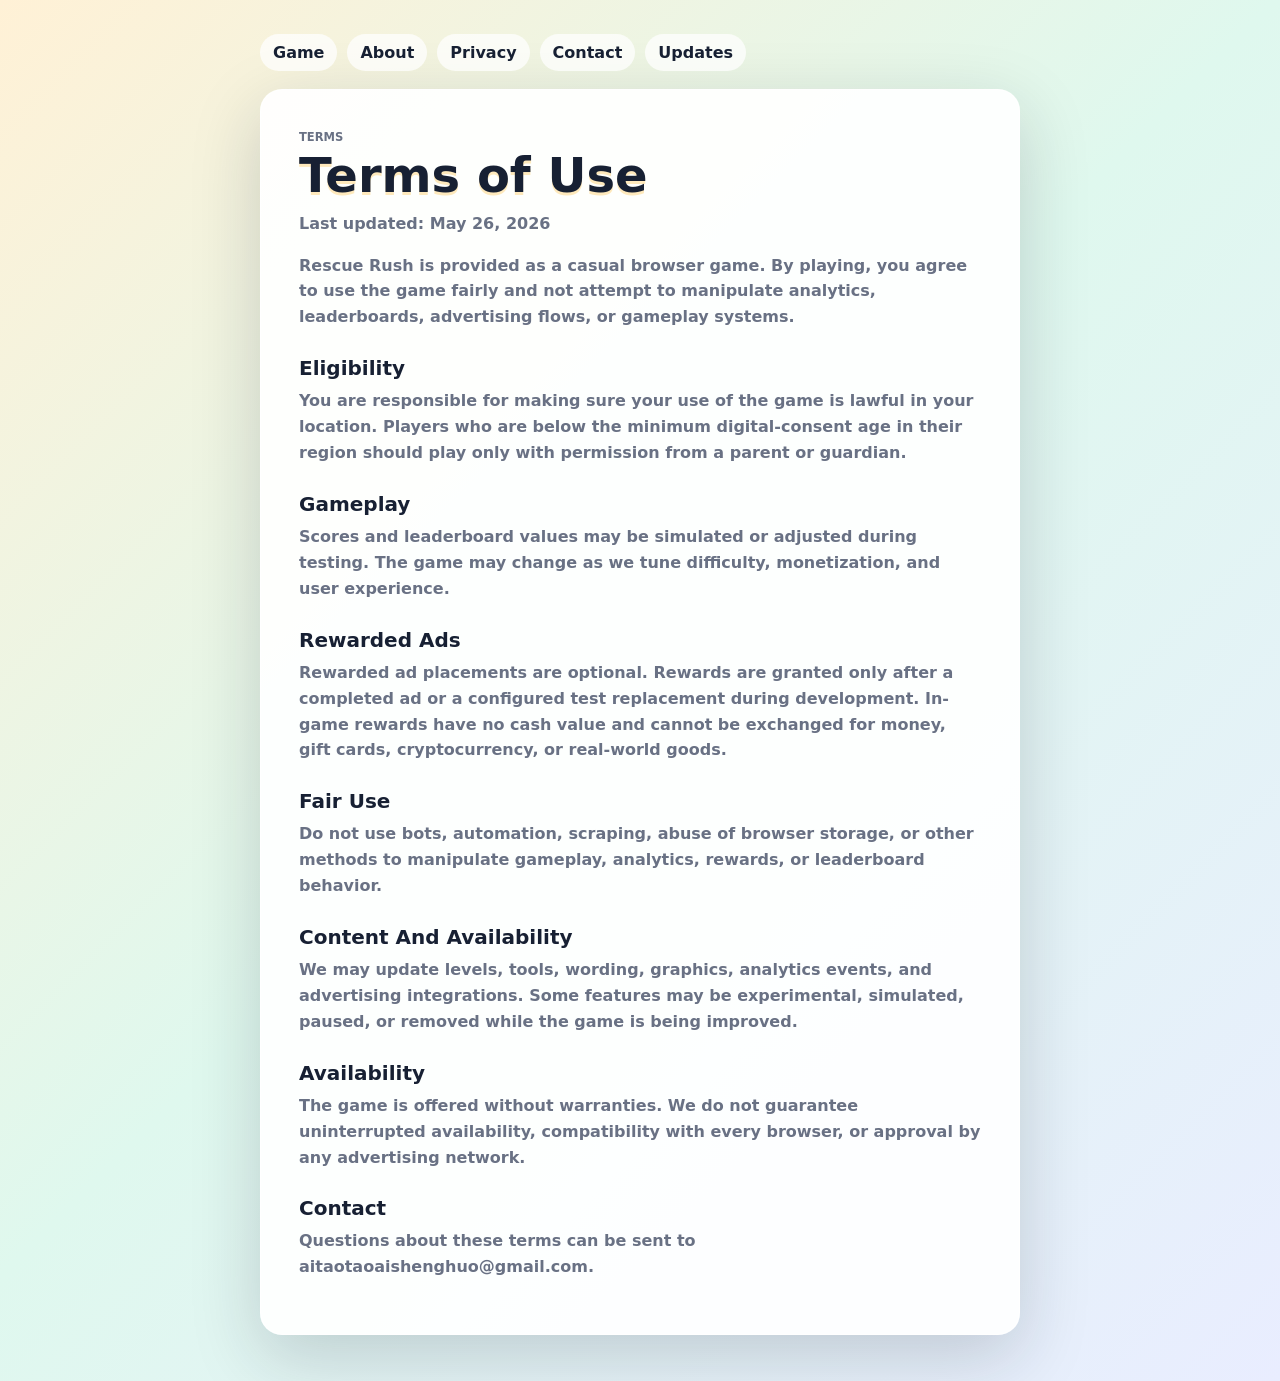
<file: terms.html>
<!doctype html>
<html lang="en">
  <head>
    <meta charset="UTF-8" />
    <meta name="viewport" content="width=device-width, initial-scale=1.0" />
    <title>Terms - Rescue Rush</title>
    <script
      async
      src="https://pagead2.googlesyndication.com/pagead/js/adsbygoogle.js?client=ca-pub-4676489831244915"
      crossorigin="anonymous"
    ></script>
    <link rel="stylesheet" href="styles.css?v=21" />
  </head>
  <body class="legal-page">
    <main class="legal-shell">
      <nav class="legal-nav" aria-label="Site links">
        <a href="index.html">Game</a>
        <a href="about.html">About</a>
        <a href="privacy.html">Privacy</a>
        <a href="contact.html">Contact</a>
        <a href="changelog.html">Updates</a>
      </nav>
      <article class="legal-card">
        <p class="eyebrow">Terms</p>
        <h1>Terms of Use</h1>
        <p>Last updated: May 26, 2026</p>
        <p>
          Rescue Rush is provided as a casual browser game. By playing, you agree to use the game fairly and not attempt
          to manipulate analytics, leaderboards, advertising flows, or gameplay systems.
        </p>
        <h2>Eligibility</h2>
        <p>
          You are responsible for making sure your use of the game is lawful in your location. Players who are below the
          minimum digital-consent age in their region should play only with permission from a parent or guardian.
        </p>
        <h2>Gameplay</h2>
        <p>
          Scores and leaderboard values may be simulated or adjusted during testing. The game may change as we tune
          difficulty, monetization, and user experience.
        </p>
        <h2>Rewarded Ads</h2>
        <p>
          Rewarded ad placements are optional. Rewards are granted only after a completed ad or a configured test
          replacement during development. In-game rewards have no cash value and cannot be exchanged for money, gift
          cards, cryptocurrency, or real-world goods.
        </p>
        <h2>Fair Use</h2>
        <p>
          Do not use bots, automation, scraping, abuse of browser storage, or other methods to manipulate gameplay,
          analytics, rewards, or leaderboard behavior.
        </p>
        <h2>Content And Availability</h2>
        <p>
          We may update levels, tools, wording, graphics, analytics events, and advertising integrations. Some features
          may be experimental, simulated, paused, or removed while the game is being improved.
        </p>
        <h2>Availability</h2>
        <p>
          The game is offered without warranties. We do not guarantee uninterrupted availability, compatibility with
          every browser, or approval by any advertising network.
        </p>
        <h2>Contact</h2>
        <p>
          Questions about these terms can be sent to aitaotaoaishenghuo@gmail.com.
        </p>
      </article>
    </main>
  </body>
</html>
</file>
<file: styles.css>
:root {
  color-scheme: light;
  --ink: #172033;
  --muted: #697184;
  --paper: #fff7e9;
  --panel: #ffffff;
  --line: rgba(23, 32, 51, 0.11);
  --mint: #4ec4a0;
  --tomato: #ff5f58;
  --blue: #5577ff;
  --grape: #8b5cf6;
  --gold: #ffc247;
  --shadow: 0 22px 70px rgba(22, 30, 46, 0.18);
  font-family:
    "Fredoka", Inter, ui-sans-serif, system-ui, -apple-system, BlinkMacSystemFont, "Segoe UI", sans-serif;
}

* {
  box-sizing: border-box;
}

body {
  min-height: 100vh;
  margin: 0;
  background:
    linear-gradient(115deg, rgba(255, 194, 71, 0.3), transparent 34%),
    linear-gradient(245deg, rgba(85, 119, 255, 0.22), transparent 36%),
    repeating-linear-gradient(135deg, rgba(255, 255, 255, 0.22) 0 12px, transparent 12px 24px),
    linear-gradient(135deg, #fff1d6 0%, #dff8ee 46%, #ffe4ec 100%);
  color: var(--ink);
}

button,
select {
  font: inherit;
}

button {
  border: 0;
  border-radius: 12px;
  background: var(--ink);
  color: white;
  cursor: pointer;
  min-height: 42px;
  padding: 0 16px;
  font-weight: 800;
}

button:active {
  transform: translateY(1px);
}

.app-shell {
  width: min(860px, 100%);
  min-height: 100vh;
  margin: 0 auto;
  padding: 20px;
  display: grid;
  grid-template-columns: minmax(320px, 450px) minmax(280px, 330px);
  gap: 20px;
  align-items: center;
  justify-content: center;
}

.screen {
  background: rgba(255, 255, 255, 0.88);
  border: 1px solid rgba(255, 255, 255, 0.96);
  box-shadow: var(--shadow);
  backdrop-filter: blur(18px);
}

.game-screen {
  width: min(450px, 100%);
  min-height: 730px;
  border-radius: 30px;
  padding: 18px;
  display: flex;
  flex-direction: column;
  gap: 11px;
  position: relative;
  overflow: hidden;
}

.game-screen::before {
  content: "";
  position: absolute;
  inset: 0;
  background:
    linear-gradient(180deg, rgba(255, 255, 255, 0.72), transparent 34%),
    repeating-linear-gradient(90deg, rgba(255, 95, 88, 0.05) 0 10px, transparent 10px 20px);
  pointer-events: none;
}

.side-screen {
  border-radius: 22px;
  padding: 22px;
  display: grid;
  gap: 20px;
  position: relative;
}

.game-screen > *,
.side-screen > * {
  position: relative;
}

.top-bar,
.country-panel,
.preference-panel,
.status-row,
.actions,
.modal-actions {
  display: flex;
  align-items: center;
  justify-content: space-between;
  gap: 12px;
}

.header-actions {
  display: flex;
  gap: 8px;
  align-items: center;
}

.eyebrow {
  margin: 0 0 4px;
  color: var(--tomato);
  font-size: 0.72rem;
  font-weight: 900;
  letter-spacing: 0;
  text-transform: uppercase;
}

h1,
h2,
h3,
p {
  margin-top: 0;
}

h1 {
  margin-bottom: 0;
  font-size: 2.22rem;
  line-height: 1;
  letter-spacing: 0;
  text-shadow: 0 3px 0 rgba(255, 194, 71, 0.36);
}

h2 {
  margin-bottom: 8px;
  font-size: 1.75rem;
}

h3 {
  margin-bottom: 10px;
}

.compact-copy,
.rules {
  color: var(--muted);
  line-height: 1.5;
}

.brand-lockup {
  display: grid;
  gap: 2px;
}

.tagline {
  margin: 0;
  color: var(--muted);
  font-weight: 800;
  font-size: 0.84rem;
}

.live-heat {
  min-height: 30px;
  border: 2px solid rgba(23, 32, 51, 0.08);
  border-radius: 999px;
  background: linear-gradient(180deg, #fff7d8, #ffffff);
  box-shadow: inset 0 -4px 0 rgba(255, 194, 71, 0.18), 0 8px 18px rgba(23, 32, 51, 0.08);
  color: #5f3200;
  display: grid;
  place-items: center;
  font-size: 0.72rem;
  font-weight: 950;
}

.live-heat.pop {
  animation: badge-pop 420ms ease-out;
}

.icon-button {
  width: 48px;
  min-height: 48px;
  padding: 0;
  border-radius: 50%;
  background: linear-gradient(180deg, #ffffff, #e8f0ff);
  box-shadow: inset 0 -4px 0 rgba(23, 32, 51, 0.08), 0 9px 18px rgba(23, 32, 51, 0.12);
  color: var(--ink);
  font-size: 1.4rem;
}

.drawer-close {
  display: none;
}

.country-panel {
  padding: 11px 12px;
  border: 1px solid rgba(255, 255, 255, 0.86);
  border-radius: 16px;
  background: linear-gradient(135deg, rgba(255, 247, 233, 0.95), rgba(255, 255, 255, 0.9));
  box-shadow: inset 0 -3px 0 rgba(23, 32, 51, 0.05);
  font-weight: 800;
}

.preference-panel {
  padding: 9px 10px;
  border-radius: 16px;
  background: rgba(255, 255, 255, 0.58);
  border: 1px solid rgba(255, 255, 255, 0.86);
  box-shadow: inset 0 -3px 0 rgba(23, 32, 51, 0.04);
}

.preference-panel span {
  color: var(--muted);
  font-size: 0.76rem;
  font-weight: 900;
  text-transform: uppercase;
}

.theme-switcher {
  min-width: 0;
  display: flex;
  gap: 7px;
  justify-content: flex-end;
  flex-wrap: wrap;
}

.theme-chip {
  min-height: 34px;
  border-radius: 999px;
  padding: 0 11px;
  background: #edf4f1;
  color: var(--ink);
  box-shadow: inset 0 -3px 0 rgba(23, 32, 51, 0.07);
  font-size: 0.78rem;
}

.theme-chip.active {
  background: linear-gradient(180deg, #ff8f86, var(--tomato));
  color: white;
  box-shadow: inset 0 -4px 0 rgba(111, 24, 24, 0.16), 0 8px 18px rgba(255, 95, 88, 0.22);
}

.country-panel select {
  border: 1px solid rgba(23, 32, 51, 0.1);
  border-radius: 12px;
  background: white;
  color: var(--ink);
  min-height: 42px;
  padding: 0 14px;
  font-weight: 800;
}

.status-row {
  display: grid;
  grid-template-columns: repeat(3, 1fr);
}

.status-row div {
  border-radius: 16px;
  background: linear-gradient(180deg, #ffffff, #eaf8f1);
  border: 1px solid rgba(255, 255, 255, 0.86);
  box-shadow: inset 0 -4px 0 rgba(78, 196, 160, 0.12);
  padding: 8px 6px;
  text-align: center;
}

.status-row span {
  display: block;
  font-size: 1.15rem;
  font-weight: 900;
}

.status-row small {
  color: var(--muted);
  font-size: 0.72rem;
  font-weight: 800;
}

.board-wrap {
  flex: 1;
  min-height: 0;
  border-radius: 22px;
  background:
    linear-gradient(180deg, rgba(255, 255, 255, 0.9), rgba(255, 250, 239, 0.86)),
    repeating-linear-gradient(45deg, rgba(255, 194, 71, 0.2) 0 12px, rgba(78, 196, 160, 0.16) 12px 24px);
  border: 2px solid rgba(255, 255, 255, 0.96);
  box-shadow:
    inset 0 0 0 1px rgba(23, 32, 51, 0.08),
    inset 0 -14px 30px rgba(23, 32, 51, 0.05);
  overflow: hidden;
  position: relative;
}

.board-wrap.matching {
  animation: board-bump 260ms ease-out;
}

.board {
  position: relative;
  width: 100%;
  height: 100%;
  min-height: 430px;
  padding-top: 38px;
}

.board-banner {
  position: absolute;
  top: 12px;
  left: 12px;
  right: 12px;
  z-index: 20;
  display: flex;
  align-items: center;
  justify-content: space-between;
  gap: 10px;
  border-radius: 14px;
  background: rgba(255, 255, 255, 0.78);
  border: 1px solid rgba(255, 255, 255, 0.95);
  box-shadow: 0 8px 24px rgba(23, 32, 51, 0.08);
  padding: 8px 10px;
  backdrop-filter: blur(12px);
}

.board-banner span {
  border-radius: 999px;
  background: var(--tomato);
  color: white;
  padding: 5px 9px;
  font-size: 0.72rem;
  font-weight: 900;
}

.board-banner strong {
  min-width: 0;
  color: var(--ink);
  font-size: 0.78rem;
  line-height: 1.1;
}

.board-banner em {
  flex: 0 0 auto;
  border-radius: 999px;
  background: #172033;
  color: white;
  padding: 5px 9px;
  font-size: 0.68rem;
  font-style: normal;
  font-weight: 900;
  box-shadow: inset 0 -3px 0 rgba(255, 255, 255, 0.12);
}

.board-banner em.hot {
  background: linear-gradient(180deg, #8b5cf6, #5577ff);
  animation: badge-pop 420ms ease-out;
}

.tile {
  position: absolute;
  width: 60px;
  height: 60px;
  border: 3px solid rgba(255, 255, 255, 0.96);
  border-radius: 16px;
  display: grid;
  place-items: center;
  background:
    radial-gradient(circle at 28% 22%, rgba(255, 255, 255, 0.72), transparent 22px),
    linear-gradient(180deg, color-mix(in srgb, var(--tile-color), #ffffff 16%), var(--tile-color));
  box-shadow:
    0 8px 0 color-mix(in srgb, var(--tile-color), #172033 30%),
    0 15px 24px rgba(29, 39, 54, 0.2);
  color: #171b22;
  font-size: 1.75rem;
  user-select: none;
  transition:
    transform 160ms ease,
    opacity 160ms ease,
    filter 160ms ease,
    box-shadow 160ms ease;
}

.tile.picked {
  animation: picked 220ms ease-out;
}

.tile:not(.blocked) {
  cursor: pointer;
}

.tile:not(.blocked):hover {
  transform: translateY(-6px) scale(1.04) rotate(-1deg);
}

.tile.blocked {
  filter: saturate(0.5);
  opacity: 0.38;
}

.tile.hint {
  animation: pulse 700ms ease-in-out 2;
}

.tile.hot {
  animation: hot-tile 1250ms ease-in-out infinite;
}

.tile.endgame {
  opacity: 1;
  filter: saturate(1.08);
  transform: scale(1.04);
}

.hard-board .tile {
  width: 48px;
  height: 48px;
  border-radius: 12px;
  font-size: 1.3rem;
  border-width: 2px;
  box-shadow:
    0 7px 0 color-mix(in srgb, var(--tile-color), #172033 34%),
    0 12px 18px rgba(29, 39, 54, 0.2);
}

.hard-board .tile.blocked {
  opacity: 0.5;
  filter: saturate(0.45) brightness(0.82);
}

.match-toast {
  position: absolute;
  left: 50%;
  bottom: 104px;
  z-index: 40;
  transform: translateX(-50%);
  border-radius: 999px;
  background: linear-gradient(180deg, #ffffff, #fff3cf);
  color: #5f3200;
  box-shadow: 0 12px 30px rgba(23, 32, 51, 0.16);
  border: 1px solid rgba(255, 255, 255, 0.9);
  padding: 9px 16px;
  font-weight: 950;
  pointer-events: none;
  animation: toast-pop 900ms ease both;
}

.match-toast.hidden {
  display: none;
}

.burst {
  position: absolute;
  left: 50%;
  top: 56%;
  z-index: 35;
  transform: translate(-50%, -50%);
  pointer-events: none;
  font-size: 1.3rem;
  animation: burst-float 720ms ease-out forwards;
}

.tray {
  min-height: 78px;
  border: 4px solid #6a3a14;
  border-radius: 16px;
  background:
    linear-gradient(180deg, rgba(255, 222, 139, 0.42), transparent 42%),
    linear-gradient(180deg, #a86b2a, #6b3a14);
  padding: 9px 10px;
  display: grid;
  grid-template-columns: repeat(7, 1fr);
  gap: 6px;
  box-shadow:
    inset 0 7px 0 rgba(255, 255, 255, 0.12),
    inset 0 -9px 0 rgba(42, 20, 4, 0.28),
    0 8px 0 #3f220b,
    0 16px 26px rgba(23, 32, 51, 0.18);
  transition:
    border-color 180ms ease,
    box-shadow 180ms ease,
    transform 180ms ease;
}

.tray.warm {
  border-color: rgba(255, 194, 71, 0.72);
  box-shadow: inset 0 4px 18px rgba(23, 32, 51, 0.06), 0 0 0 4px rgba(255, 194, 71, 0.18);
}

.tray.danger {
  border-color: rgba(255, 95, 88, 0.85);
  box-shadow: inset 0 4px 18px rgba(23, 32, 51, 0.06), 0 0 0 5px rgba(255, 95, 88, 0.18);
  animation: tray-warning 760ms ease-in-out infinite;
}

.tray-label {
  margin: 1px 2px -4px;
  color: var(--muted);
  font-size: 0.74rem;
  font-weight: 900;
  text-align: center;
}

.tray-slot {
  min-width: 0;
  border: 2px dashed rgba(63, 34, 11, 0.32);
  border-radius: 10px;
  background: rgba(74, 35, 8, 0.26);
  display: grid;
  place-items: center;
  aspect-ratio: 1;
}

.tray-tile {
  width: 100%;
  height: 100%;
  border-radius: 12px;
  display: grid;
  place-items: center;
  background:
    radial-gradient(circle at 30% 22%, rgba(255, 255, 255, 0.72), transparent 18px),
    var(--tile-color);
  box-shadow: inset 0 -4px 0 rgba(23, 32, 51, 0.12);
  font-size: 1.45rem;
  font-weight: 900;
}

.rescue-bench {
  min-height: 34px;
  margin-top: -5px;
  display: grid;
  grid-template-columns: repeat(3, 44px);
  justify-content: center;
  gap: 8px;
  opacity: 0.42;
}

.rescue-bench.active {
  opacity: 1;
}

.bench-slot {
  width: 44px;
  height: 34px;
  border-radius: 11px;
  border: 2px solid rgba(23, 32, 51, 0.1);
  background: rgba(255, 255, 255, 0.64);
  display: grid;
  place-items: center;
  box-shadow: inset 0 -4px 0 rgba(23, 32, 51, 0.08);
  font-size: 1.25rem;
}

.actions {
  display: grid;
  grid-template-columns: repeat(3, 1fr);
  gap: 9px;
}

.tool-button {
  min-height: 58px;
  padding: 5px 4px;
  border-radius: 13px;
  background: linear-gradient(180deg, #2da8ff, #0c68b8);
  box-shadow: inset 0 -5px 0 rgba(0, 42, 83, 0.34), 0 7px 0 rgba(23, 32, 51, 0.12);
  display: grid;
  place-items: center;
  gap: 1px;
  font-size: 0.78rem;
  text-shadow: 0 2px 0 rgba(0, 0, 0, 0.24);
  position: relative;
}

.tool-button span {
  font-size: 1.35rem;
  line-height: 1;
  color: #ffd84d;
}

.tool-button em {
  position: absolute;
  top: -9px;
  right: -7px;
  width: 25px;
  height: 25px;
  display: grid;
  place-items: center;
  border-radius: 50%;
  background: #05070c;
  color: white;
  font-size: 0.76rem;
  font-style: normal;
  box-shadow: 0 3px 0 rgba(23, 32, 51, 0.18);
}

.tool-button.empty {
  filter: saturate(0.68);
}

.metrics-strip {
  display: grid;
  grid-template-columns: repeat(4, 1fr);
  gap: 7px;
  border-radius: 16px;
  background: rgba(255, 255, 255, 0.62);
  border: 1px solid rgba(255, 255, 255, 0.86);
  padding: 7px;
}

.metrics-strip div {
  min-width: 0;
  border-radius: 12px;
  background: linear-gradient(180deg, #ffffff, #f1f7f4);
  padding: 7px 4px;
  text-align: center;
  box-shadow: inset 0 -3px 0 rgba(23, 32, 51, 0.04);
}

.metrics-strip strong {
  display: block;
  font-size: 0.98rem;
}

.metrics-strip span {
  display: block;
  color: var(--muted);
  font-size: 0.64rem;
  font-weight: 950;
  text-transform: uppercase;
}

.site-footer {
  display: flex;
  justify-content: center;
  gap: 12px;
  flex-wrap: wrap;
  color: var(--muted);
  font-size: 0.72rem;
  font-weight: 800;
}

.site-footer a {
  color: inherit;
  text-decoration: none;
}

.site-footer a:hover {
  color: var(--ink);
}

.leaderboard-tabs {
  display: grid;
  grid-template-columns: repeat(3, 1fr);
  gap: 7px;
  margin-bottom: 9px;
}

.leader-tab {
  min-height: 36px;
  padding: 0 8px;
  border: 2px solid rgba(23, 32, 51, 0.1);
  border-radius: 10px;
  background: white;
  color: var(--ink);
  box-shadow: inset 0 -3px 0 rgba(23, 32, 51, 0.06);
  font-size: 0.76rem;
}

.leader-tab.active {
  background: #080b12;
  color: #fff457;
  border-color: #080b12;
}

.leaderboard {
  display: grid;
  gap: 8px;
  margin: 0;
  padding: 0;
  list-style: none;
}

.leaderboard li {
  display: grid;
  grid-template-columns: 1fr auto;
  gap: 10px;
  border: 2px solid rgba(23, 32, 51, 0.1);
  border-radius: 12px;
  padding: 8px;
  background: linear-gradient(180deg, white, #f7fbf9);
  box-shadow: inset 0 -3px 0 rgba(23, 32, 51, 0.04);
  font-weight: 850;
}

.leaderboard li.you {
  background: linear-gradient(180deg, #fff457, #ffd84d);
  border-color: #111827;
}

.leaderboard strong {
  min-width: 0;
  display: grid;
  grid-template-columns: 26px 34px 1fr;
  align-items: center;
  gap: 6px;
}

.leaderboard b {
  font-size: 1.05rem;
}

.leaderboard i {
  width: 32px;
  height: 32px;
  display: grid;
  place-items: center;
  border-radius: 50%;
  background: #eef6ff;
  font-style: normal;
}

.leaderboard small {
  display: block;
  color: #2574da;
  font-size: 0.66rem;
  line-height: 1.1;
}

.leaderboard em {
  align-self: center;
  border-radius: 999px;
  background: #080b12;
  color: white;
  padding: 4px 8px;
  font-style: normal;
  font-size: 0.78rem;
}

.player-rank {
  border-radius: 12px;
  background: #080b12;
  color: white;
  padding: 10px 12px;
  font-size: 0.8rem;
  font-weight: 900;
  text-align: center;
}

.rules {
  margin: 0;
  padding-left: 20px;
}

.modal {
  position: fixed;
  inset: 0;
  z-index: 120;
  background: rgba(18, 24, 34, 0.48);
  display: grid;
  place-items: center;
  padding: 18px;
}

.modal.hidden {
  display: none;
}

.modal-card {
  width: min(420px, 100%);
  border-radius: 22px;
  background: white;
  box-shadow: var(--shadow);
  padding: 22px;
  border: 1px solid rgba(255, 255, 255, 0.9);
}

.tool-card {
  border: 4px solid #111827;
}

.tool-preview {
  min-height: 72px;
  margin: 12px 0;
  border-radius: 16px;
  background: linear-gradient(180deg, #fff7d8, #ffffff);
  border: 2px solid rgba(23, 32, 51, 0.12);
  display: grid;
  place-items: center;
  color: #111827;
  font-size: 1.4rem;
  font-weight: 950;
}

.ad-card {
  border: 4px solid #111827;
}

.ad-progress {
  height: 12px;
  margin: 16px 0;
  overflow: hidden;
  border-radius: 999px;
  background: #edf4f1;
  box-shadow: inset 0 2px 4px rgba(23, 32, 51, 0.12);
}

.ad-progress span {
  display: block;
  width: 0;
  height: 100%;
  border-radius: inherit;
  background: linear-gradient(90deg, var(--gold), var(--tomato), var(--blue));
  transition: width 120ms linear;
}

.modal-card pre {
  overflow: auto;
  white-space: pre-wrap;
  border-radius: 10px;
  background: #f1f5f4;
  padding: 12px;
  color: #1d2736;
  font: 800 0.9rem/1.45 ui-monospace, SFMono-Regular, Menlo, Consolas, monospace;
}

.result-stats {
  display: grid;
  grid-template-columns: repeat(3, 1fr);
  gap: 8px;
  margin: 12px 0;
}

.result-stats div {
  border-radius: 12px;
  background: linear-gradient(180deg, #ffffff, #edf7f2);
  border: 1px solid rgba(23, 32, 51, 0.08);
  padding: 9px 6px;
  text-align: center;
}

.result-stats strong {
  display: block;
  font-size: 1rem;
}

.result-stats span {
  color: var(--muted);
  font-size: 0.7rem;
  font-weight: 900;
}

.modal-actions {
  display: grid;
  grid-template-columns: 1fr 1fr;
}

.btn-premium {
  grid-column: 1 / -1;
  min-height: 50px;
  background: linear-gradient(180deg, #ffdf76, #ff8f43);
  color: #251205;
  box-shadow: inset 0 -5px 0 rgba(116, 53, 0, 0.2), 0 12px 26px rgba(255, 143, 67, 0.25);
}

.btn-premium:disabled {
  cursor: wait;
  filter: saturate(0.7);
  opacity: 0.86;
}

.drawer-backdrop {
  display: none;
}

.content-shell {
  width: min(960px, calc(100% - 28px));
  margin: 0 auto;
  padding: 18px 0 56px;
}

.content-hero,
.content-grid article,
.faq-section {
  border-radius: 22px;
  background: rgba(255, 255, 255, 0.82);
  border: 1px solid rgba(255, 255, 255, 0.94);
  box-shadow: 0 18px 48px rgba(23, 32, 51, 0.1);
}

.content-hero {
  padding: clamp(22px, 4vw, 34px);
  margin-bottom: 16px;
}

.content-hero h2 {
  max-width: 760px;
  font-size: clamp(1.8rem, 5vw, 3rem);
  line-height: 1.03;
}

.content-hero p {
  max-width: 760px;
  color: var(--muted);
  font-weight: 700;
  line-height: 1.6;
}

.content-grid {
  display: grid;
  grid-template-columns: repeat(3, 1fr);
  gap: 14px;
}

.content-grid article {
  padding: 18px;
}

.content-grid p,
.faq-section p {
  color: var(--muted);
  font-weight: 700;
  line-height: 1.55;
}

.faq-section {
  margin-top: 16px;
  padding: 22px;
}

.faq-section details {
  border-top: 1px solid rgba(23, 32, 51, 0.09);
  padding: 13px 0;
}

.faq-section details:last-child {
  padding-bottom: 0;
}

.faq-section summary {
  cursor: pointer;
  font-weight: 950;
}

.legal-page {
  background: linear-gradient(135deg, #fff1d6 0%, #dff8ee 48%, #e9edff 100%);
}

.legal-shell {
  width: min(760px, calc(100% - 28px));
  margin: 0 auto;
  padding: 34px 0 46px;
}

.legal-card {
  border-radius: 22px;
  background: rgba(255, 255, 255, 0.92);
  border: 1px solid rgba(255, 255, 255, 0.96);
  box-shadow: var(--shadow);
  padding: clamp(22px, 4vw, 38px);
}

.legal-card h1 {
  margin-bottom: 12px;
  font-size: clamp(2rem, 6vw, 3rem);
}

.legal-card h2 {
  margin-top: 26px;
  font-size: 1.25rem;
}

.legal-card p,
.legal-card li {
  color: var(--muted);
  line-height: 1.62;
  font-weight: 650;
}

.legal-nav {
  display: flex;
  gap: 10px;
  flex-wrap: wrap;
  margin: 0 0 18px;
}

.legal-nav a {
  border-radius: 999px;
  background: rgba(255, 255, 255, 0.74);
  color: var(--ink);
  padding: 9px 13px;
  text-decoration: none;
  font-weight: 900;
}

@keyframes pulse {
  50% {
    transform: translateY(-7px) scale(1.08);
    box-shadow: 0 0 0 5px rgba(240, 108, 85, 0.22), 0 15px 28px rgba(29, 39, 54, 0.2);
  }
}

@keyframes hot-tile {
  0%,
  100% {
    transform: translateY(0) scale(1);
    box-shadow:
      0 8px 0 color-mix(in srgb, var(--tile-color), #172033 30%),
      0 15px 24px rgba(29, 39, 54, 0.2);
  }
  50% {
    transform: translateY(-7px) scale(1.06);
    box-shadow:
      0 8px 0 color-mix(in srgb, var(--tile-color), #172033 30%),
      0 0 0 5px rgba(255, 194, 71, 0.32),
      0 18px 30px rgba(29, 39, 54, 0.2);
  }
}

@keyframes tray-warning {
  50% {
    transform: translateY(-1px);
  }
}

@keyframes badge-pop {
  35% {
    transform: scale(1.12);
  }
}

@keyframes picked {
  40% {
    transform: translateY(-8px) scale(1.12);
  }
}

@keyframes toast-pop {
  0% {
    opacity: 0;
    transform: translate(-50%, 12px) scale(0.86);
  }
  18%,
  70% {
    opacity: 1;
    transform: translate(-50%, 0) scale(1);
  }
  100% {
    opacity: 0;
    transform: translate(-50%, -14px) scale(0.96);
  }
}

@keyframes board-bump {
  35% {
    transform: scale(1.012);
  }
}

@keyframes burst-float {
  0% {
    opacity: 0;
    transform: translate(-50%, 8px) scale(0.6) rotate(-8deg);
  }
  22% {
    opacity: 1;
  }
  100% {
    opacity: 0;
    transform: translate(calc(-50% + var(--burst-x)), -82px) scale(1.16) rotate(16deg);
  }
}

@media (max-width: 820px) {
  .app-shell {
    min-height: auto;
    padding: 10px;
    grid-template-columns: 1fr;
    align-items: start;
    justify-items: center;
  }

  .game-screen {
    min-height: calc(100vh - 20px);
    border-radius: 20px;
    gap: 8px;
  }

  .board {
    min-height: 390px;
  }

  .metrics-strip {
    display: none;
  }

  .content-grid {
    grid-template-columns: 1fr;
  }

  .tray {
    min-height: 68px;
    padding: 7px 8px;
  }

  .tool-button {
    min-height: 52px;
  }

  .side-screen {
    position: fixed;
    inset: auto 10px 10px 10px;
    z-index: 80;
    max-height: min(72vh, 620px);
    overflow: auto;
    border-radius: 20px;
    transform: translateY(calc(100% + 24px));
    transition: transform 220ms ease;
  }

  .side-screen.open {
    transform: translateY(0);
  }

  .drawer-close {
    position: absolute;
    top: 12px;
    right: 12px;
    display: grid;
    place-items: center;
    width: 38px;
    min-height: 38px;
    padding: 0;
    border-radius: 50%;
    background: #eef4f1;
    color: var(--ink);
    font-size: 1.4rem;
  }

  .drawer-backdrop {
    position: fixed;
    inset: 0;
    z-index: 70;
    display: block;
    background: rgba(18, 24, 34, 0.34);
  }

  .drawer-backdrop.hidden {
    display: none;
  }
}

@media (max-width: 390px) {
  .game-screen {
    padding: 12px;
  }

  h1 {
    font-size: 1.65rem;
  }

  .tile {
    width: 50px;
    height: 50px;
    font-size: 1.45rem;
  }

  .preference-panel {
    align-items: flex-start;
    flex-direction: column;
  }

  .theme-switcher {
    width: 100%;
    justify-content: flex-start;
  }
}
</file>
